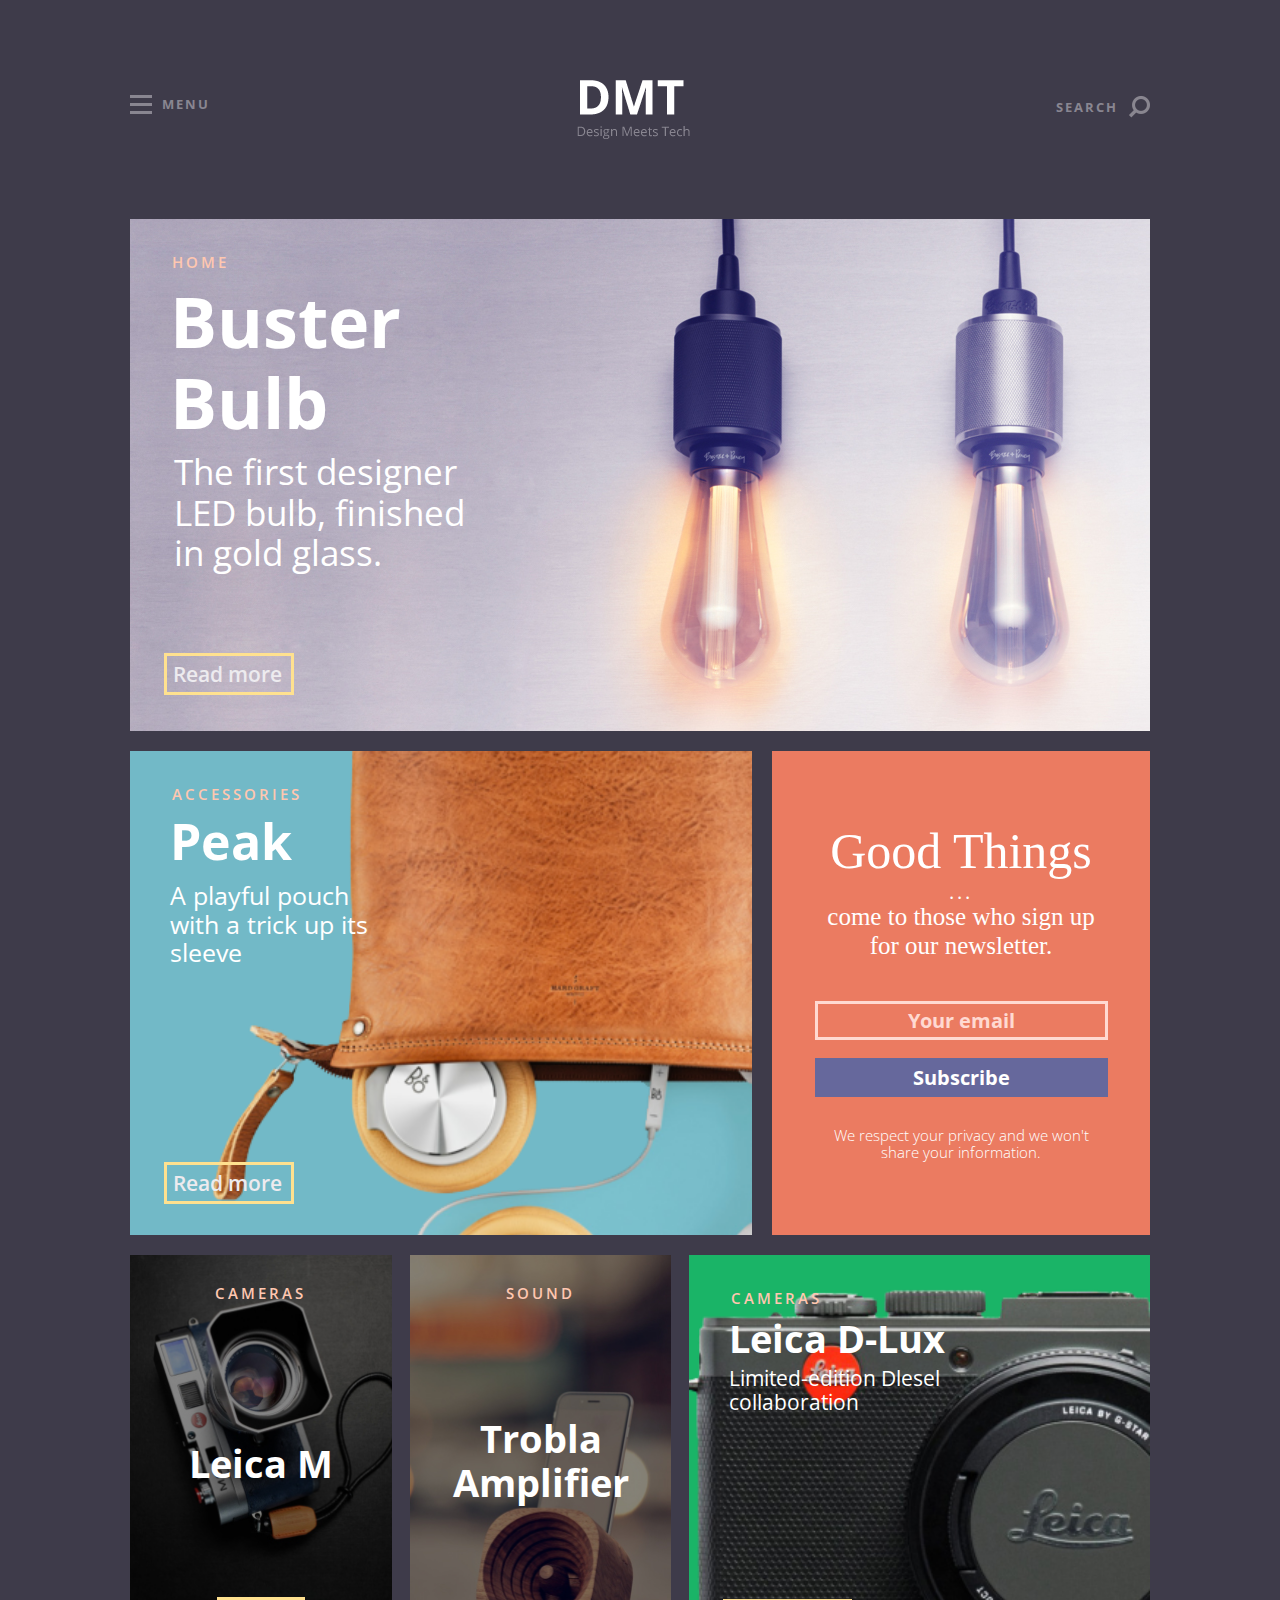
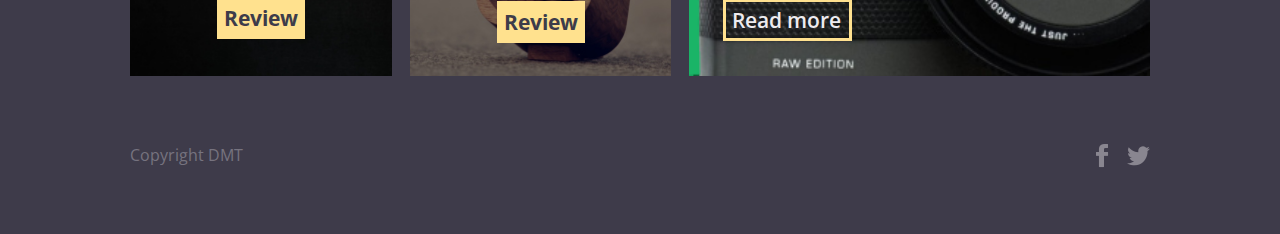
<file: Lesson13/index.html>
<!DOCTYPE html>
<html lang="en">
<head>
    <meta charset="UTF-8">
    <meta name="viewport" content="width=device-width, initial-scale=1.0">
    <meta http-equiv="X-UA-Compatible" content="ie=edge">
    <title>Document</title>
    <link rel="stylesheet" href="normalize.css" media="all">
    <link rel="stylesheet" href="style.css" media="all">
    <link rel="stylesheet" href="media-queries.css" type="text/css">
</head>
<body>
    
    <header id="header">
        <div class="wrapper">
            <div class="header-menu">
               <a class="header-menu-logotype" href="#"><img src="img/header-menu.png"></a>
                <a class="header-menu-title" href="#">MENU</a>
            </div>

            <div class="header-emlem">
                <a class="header-emblem-logotype" href="#"><img src="img/header-emblem.png"></a>
            </div>

            <div class="header-search">
                <a class="header-search-launcher" href="#">SEARCH</a>
                <a class="header-search-logotype" href="#"><img src="img/search.png"></a>
            </div>
        </div>
    </header>


<main class="content">
    <div class="wrapper">
        <section class="first-slider">
            <div class="slide">
                    <a href="#" class="first-slider-home">HOME</a>
                    <h1 class="first-slider-slide-title">Buster<br>Bulb</h1>
                    <div class="first-slider-slide-descr">The first designer<br>LED bulb, finished<br>in gold glass.</div>
                    <a href="#" class="first-slider-readmore">Read more</a>
            </div>
        </section>

        <section class="second-slider">
                <div class="slide">
                        <a href="#" class="second-slider-accessories">ACCESSORIES</a>
                        <h2 class="second-slider-slide-title">Peak</h2>
                        <div class="second-slider-slide-descr">A playful pouch<br>with a trick up its<br>sleeve</div>
                        <a href="#" class="second-slider-readmore">Read more</a>
                </div>
        </section>


        <section class="third-slider">
                    <div class="slide">
                            <h2 class="third-slider-home">Good Things</h2>
                            <div class="third-slider-slide">...</div>
                            <div class="third-slider-slide-title">come to those who sign up<br>for our newsletter.</div>
                            <div class="your-email"><input type="button" id="your-email" value="Your email"></div><br>
                            <div class="subscribe"><input type="button" id="subscribe" value="Subscribe"></div>
                            <div class="third-slider-slide-descr">We respect your privacy and we won't<br>share your information.</div>
                    </div>
        </section>


            
        <section class="fourth-slider">
                <div class="slide">
                        <a href="#" class="fourth-slider-cameras">CAMERAS</a>
                        <h3 class="fourth-slider-slide-title">Leica M</h3>
                        <div class="review"><a href="#" class="fourth-slider-review">Review</a></div>
                </div>
        </section>


        
        <section class="fifth-slider">
                <div class="slide">
                        <a href="#" class="fifth-slider-sound">SOUND</a>
                        <h3 class="fifth-slider-slide-title">Trobla<br>Amplifier</h3>
                        <div class="review1"><a href="#" class="fifth-slider-review">Review</a></div>
                </div>
        </section>


        
        <section class="sixth-slider">
                <div class="slide">
                        <a href="#" class="sixth-slider-cameras1">CAMERAS</a>
                        <h3 class="sixth-slider-slide-title">Leica D-Lux</h3>
                        <div class="sixth-slider-slide-descr">Limited-edition Dlesel<br>collaboration</div>
                        <a href="#" class="sixth-slider-readmore">Read more</a>
                </div>
        </section>
    </div>
</main>


        <footer id=footer>
            <div class="wrapper">
                <div class="footer-title">Copyright DMT</div>
                <a href="#" class="footer-facebook"><img src="img/facebook.png"></a>
                <a href="#" class="footer-twitter"><img src="img/twitter.png"></a>
            </div>
        </footer>

</body>
</html>
</file>
<file: Lesson13/style.css>
@import url('https://fonts.googleapis.com/css?family=Open+Sans:300,300i,400,400i,600,600i,700,700i,800,800i&display=swap');


body{
    background-color: #3e3b4a;
    font-family: 'Open Sans', sans-serif;
}

.wrapper{
    max-width: 1020px;
    margin: 0 auto;
    margin-top: 60px;
    display: flex;
    justify-content: space-between;
    flex-wrap: wrap;

}



                                 /*HEADER*/
#header{
    padding-top: 20px;
    padding-bottom: 20px;
}




.header-menu{
    padding-top: 15px;
    display: flex;

}


.header-menu-title{
    vertical-align: 3px;
    font-weight: 700;
    letter-spacing: 2px;
    color: #898691;
    text-decoration: none;
    margin-left: 10px;
    font-size: 13px;
    padding-top: 2px;
}

.header-menu-title:hover{
    color: #eb7b61;
}


.header-emblem-logotype{
    display: flex;
}



.header-search{
    display: flex;
}

.header-search-logotype{
    padding-top: 15px;
}

.header-search-launcher{
    padding-top: 20px;
    letter-spacing: 2px;
    margin-right: 10px;
    text-decoration: none;
    color: #898691;
    font-weight: 700;
    font-size: 13px;
}

.header-search-launcher:hover{
    color: #eb7b61;
}



                                       /*MAIN*/

/*FIRST-SLIDER*/




.first-slider{
    background: url('img/slide1.jpg')no-repeat;
    height: 512px;
    background-size: cover;
    background-position: center;
    margin-bottom: 20px;
    flex-basis: 1020px;
}


.first-slider-home, .second-slider-accessories, .sixth-slider-cameras1{
    display: flex;
    font-size: 15px;
    padding-left: 42px;
    text-decoration: none;
    padding-top: 35px;
    font-weight: 600;
    letter-spacing: 3px;
    color: #ffc7b0;
}

.first-slider-home:hover{
    color: #eb7b61;
}


.first-slider-readmore{
    display: flex;
    text-decoration: none;
    color: #edebef;
    font-size: 21px;
    font-weight: 600;
    border: 3px solid #ffe18f;
    padding: 6px;
    margin-left: 34px;
    margin-top: 80px;
    width: 112px;
}


.first-slider-slide-descr{
    display: flex;
    color: #ffffff;
    margin-left: 44px;
    font-size: 35px;
}

h1{
    color: #ffffff;
    font-size: 70px;
    margin-left: 40px;
    margin-top: 0px;
    margin-bottom: 0px;
    padding-bottom: 10px;
    padding-top: 10px;
}





/*SECOND-SLIDER*/


.second-slider-slide-title{
    color: #ffffff;
    margin-top: 10px;
    margin-bottom: 0px;
    font-size: 50px;
    margin-left: 40px;
    font-weight: 700;
}

.second-slider{
    flex-grow: 1;
    margin-right: 10px;
    background: #72b9c7 url('img/slide2.png') no-repeat;
    background-size: 60vh;
    padding-top: 0px;
    height: 484px;
    flex-basis: 622px;
    background-position: right top;
}

.second-slider-slide-descr{
    color: #ffffff;
    margin-left: 40px;
    font-size: 25px;
    margin-top: 10px; 
}

.second-slider-readmore{
    display: flex;
    text-decoration: none;
    color: #edebef;
    font-size: 21px;
    font-weight: 600;
    border: 3px solid #ffe18f;
    padding: 6px;
    margin-left: 34px;
    margin-top: 195px;
    width: 112px; 
}

.second-slider-accessories:hover{
    color: #eb7b61;
}


/*THIRD-SLIDER*/

.third-slider{
    margin-top: 0px;
    background-position: center;
    background: #eb7b61;
    height: 484px;
    margin-left: 10px;
    background-size: cover;
    flex-basis: 378px;
    flex-grow: 1;
}

.third-slider-home{
    color: #ffffff;
    font-size: 50px;
    font-weight: 400;
    font-family: 'Times New Roman', Times, serif;
    padding-top: 30px;
    margin-bottom: 0px;
    text-align: center;
}

.third-slider-slide{
    letter-spacing: 3px;
    font-size: 20px;
    color: #ffffff;
    text-align: center;
}

.third-slider-slide-title{
    color: #ffffff;
    text-align: center;
    font-size: 25px;
    font-family: 'Times New Roman', Times, serif;
    margin-bottom: 40px;
}

.your-email, .subscribe{
    display: block;
    text-align: center;
}

#your-email{
    font-size: 20px;
    font-weight: 700;
    color: #ffd9d1;
    background-color: #eb7b61;
    border: 3px solid #ffd9d1;
    padding: 5px 90px;
}

#subscribe{
    font-size: 20px;
    font-weight: 700;
    color: #ffffff;
    background-color: #66689c;
    border: 3px solid #66689c;
    padding: 5px 95px;
}

#your-email:hover{
    color: chartreuse;
}

#subscribe:hover{
    color: aqua;
}

.third-slider-slide-descr{
    padding-top: 20px;
    color: #ffffff;
    font-size: 15px;
    margin-top: 10px;
    text-align: center; 
    font-weight: 100;
}



/*FOURTH-SlIDER*/

.fourth-slider{
    margin-top: 20px;
    margin-right: 9px;
    background: url('img/slide4.jpg')no-repeat;
    height: 421px;
    background-position: center;
    background-size: cover;
    flex-basis: 261px;
    flex-grow: 1;
}

.fourth-slider-cameras{
    display: block;
    color: #ffc7b0;
    text-decoration: none;
    letter-spacing: 3px;
    font-weight: 600;
    font-size: 15px;
    padding-top: 30px;
    text-align: center;
}

.fourth-slider-slide-title{
    color: #ffffff;
    font-size: 38px;
    margin-top: 140px; 
    margin-bottom: 5px;
    text-align: center;
}


.review{
    padding-top: 115px;
    text-align: center;
}


.fourth-slider-review{
    background-color: #ffe18e;
    text-decoration: none;
    color: #3d3c4a;
    font-size: 21px;
    font-weight: 700;
    border: 3px solid #ffe18f;
    padding: 4px;
    text-align: center;
}

.fourth-slider-cameras:hover{
    color: #eb7b61;
}


/*FIFTH-SLIDER*/

.fifth-slider{
    margin-top: 20px;
    background: url('img/slide5.jpg')no-repeat;
    height: 421px;
    background-position: center;
    background-size: cover;
    margin-left: 9px;
    margin-right: 9px;
    flex-basis: 261px;
    flex-grow: 1;
}

.fifth-slider-sound{
    display: block;
    color: #ffc7b0;
    text-decoration: none;
    letter-spacing: 3px;
    font-weight: 600;
    font-size: 15px;
    padding-top: 30px;
    text-align: center;
}

.fifth-slider-slide-title{
    color: #ffffff;
    font-size: 38px;
    margin-top: 115px; 
    margin-bottom: 5px;
    text-align: center;
}

.review1{
    padding-top: 100px;
    text-align: center;
}

.fifth-slider-review{
    background-color: #ffe18e;
    text-decoration: none;
    color: #3d3c4a;
    font-size: 21px;
    font-weight: 700;
    border: 3px solid #ffe18f;
    padding: 4px;
    text-align: center;
}

.fifth-slider-sound:hover{
    color: #eb7b61;
}


/*SIXTH-SLIDER*/

.sixth-slider{
    margin-top: 20px;
    background: #1ab467 url('img/slide6.png')no-repeat;
    background-size: 75vh;
    height: 421px;
    background-position: right bottom;
    margin-left: 9px;
    flex-basis: 460px;
    flex-grow: 1;
}


.sixth-slider-slide-title{
    color: #ffffff;
    margin-left: 40px;
    font-size: 38px;
    margin-top: 10px; 
    margin-bottom: 5px;
}

.sixth-slider-slide-descr{
    color: #ffffff;
    margin-left: 40px;
    font-size: 21px;
    margin-top: 0px; 
}

.sixth-slider-readmore{
    display: flex;
    text-decoration: none;
    color: #edebef;
    font-size: 21px;
    font-weight: 600;
    border: 3px solid #ffe18f;
    padding: 6px;
    margin-left: 34px;
    margin-top: 185px;
    width: 111px;
}

.sixth-slider-cameras1:hover{
    color: #eb7b61;
}


                                         /*FOOTER*/


.footer-title{
    color: #76737f;
    padding-top: 10px;
    padding-bottom: 70px;
    flex-basis: 93%;
} 

.footer-facebook{
    padding-top: 8px;
}

.footer-twitter{
    padding-top: 10px;
}
</file>
<file: Lesson13/media-queries.css>
@media only screen and (max-width: 768px)

{

    header{
        background: #3e3b4a;
        margin-bottom: 100px;
    }

    .first-slider{
        background: url('img/slide1.jpg');
        background-position: center;
        background-size: cover;
    }

    .first-slider{
        margin-bottom: 0px;
    }

    .second-slider{
        background: #72b9c7 url('img/slide2.png') no-repeat right top;
        margin-right: 0px;
    }

    .third-slider{
        margin-left: 0px;
    }

    .fourth-slider{
        background: url('img/slide4.jpg')no-repeat;
        background-position: center;
        background-size: cover;
        margin-right: 0px;
        margin-top: 0px;
        height: 484px;
    }

    .review{
        padding-top: 170px;
        text-align: center;
    }

    .fifth-slider{
        background: url('img/slide5.jpg')no-repeat;
        background-position: center;
        background-size: cover;
        margin-left: 0px;
        margin-right: 0px;
        margin-top: 0px;
    }

    .sixth-slider{
        background: #1ab467 url('img/slide6.png')no-repeat right bottom;
        margin-left: 0px;
        margin-top: 0px;

    }

    footer{
        background: #3e3b4a;
        height: 60px;
    }


    .footer-title{
        padding-top: 20px;
        padding-bottom: 70px;
        flex-basis: 85%;
        margin-left: 10px;
    } 

    .footer-twitter{
        margin-right: 3%;
    }
}


@media only screen and (max-width: 320px) {
    

    header{
        background: #3e3b4a;
        height: 60px;
        margin-bottom: 100px;
    }

    .first-slider{
        background: url('img/slide1.jpg');
        width: 100%;
        background-position: center;
        background-size: cover;
    }

    .first-slider-readmore{
        margin-top: 15px;
    }

    .second-slider{
        background: #72b9c7 url('img/slide2.png') no-repeat top right;
    }

    .third-slider{
        background-position: center;
        background: #eb7b61;
    }

    .fourth-slider{
        background: url('img/slide4.jpg')no-repeat center;
        background-position: center;
        background-size: cover; 
   }

    .fifth-slider{
        background: url('img/slide5.jpg')no-repeat;
        background-position: center;
        background-size: cover;
        margin: 0px;
    }


    .sixth-slider{
        background: #1ab467 url('img/slide6.png')no-repeat right bottom;
        width: 33%;
    }

    footer{
        background: #3e3b4a;
        height: 60px;
        display: flex;
    }

    .footer-title{
        padding-top: 20px;
        padding-bottom: 70px;
        margin-left: 10px;
        flex-basis: 1%;
    } 
    
    .footer-twitter{
        flex-basis: 1%;
        padding-top: 0px;
        padding-bottom: 20px;
    }

    .footer-facebook{
        padding-top: 0px;
    }
}

@media only screen and (max-width: 1020px) {
    
    header{
        background: #3e3b4a;
        height: 60px;
        margin-bottom: 100px;
    }

    .header-menu-logotype{
        margin-left: 5px;
        
    }

    .header-menu-title{
        margin-left: 2px;
    }

    .header-search-logotype{
        margin-right: 5px;
    }

    .header-search-launcher{
        margin-right: 0px;
    }

    .first-slider{
        background: url('img/slide1.jpg');
        width: 100%;
        background-position: center;
        background-size: cover;
        margin-bottom: 0px;
    }



    .second-slider{
        background: #72b9c7 url('img/slide2.png') no-repeat top right;
        margin: 0px;
    }

    .third-slider{
        background-position: center;
        background: #eb7b61;
        margin: 0px;
    }

    .fourth-slider{
        background: url('img/slide4.jpg')no-repeat;
        background-position: center;
        background-size: cover;
        margin: 0px;
    }

    
    
    .fifth-slider{
        background: url('img/slide5.jpg')no-repeat;
        background-position: center;
        background-size: cover;
        margin: 0px;
    }

    
    .sixth-slider{
        background: #1ab467 url('img/slide6.png')no-repeat right bottom;
        margin: 0px;
        display: flex;
        flex-basis: 100%;
    }

    footer{
        background: #3e3b4a;
        height: 60px;
    }


    .footer-title{
        padding-top: 20px;
        padding-bottom: 70px;
        flex-basis: 87%;
        margin-left: 10px;
    } 
    
    .footer-twitter{
        margin-right: 3%;
    }
}
</file>
